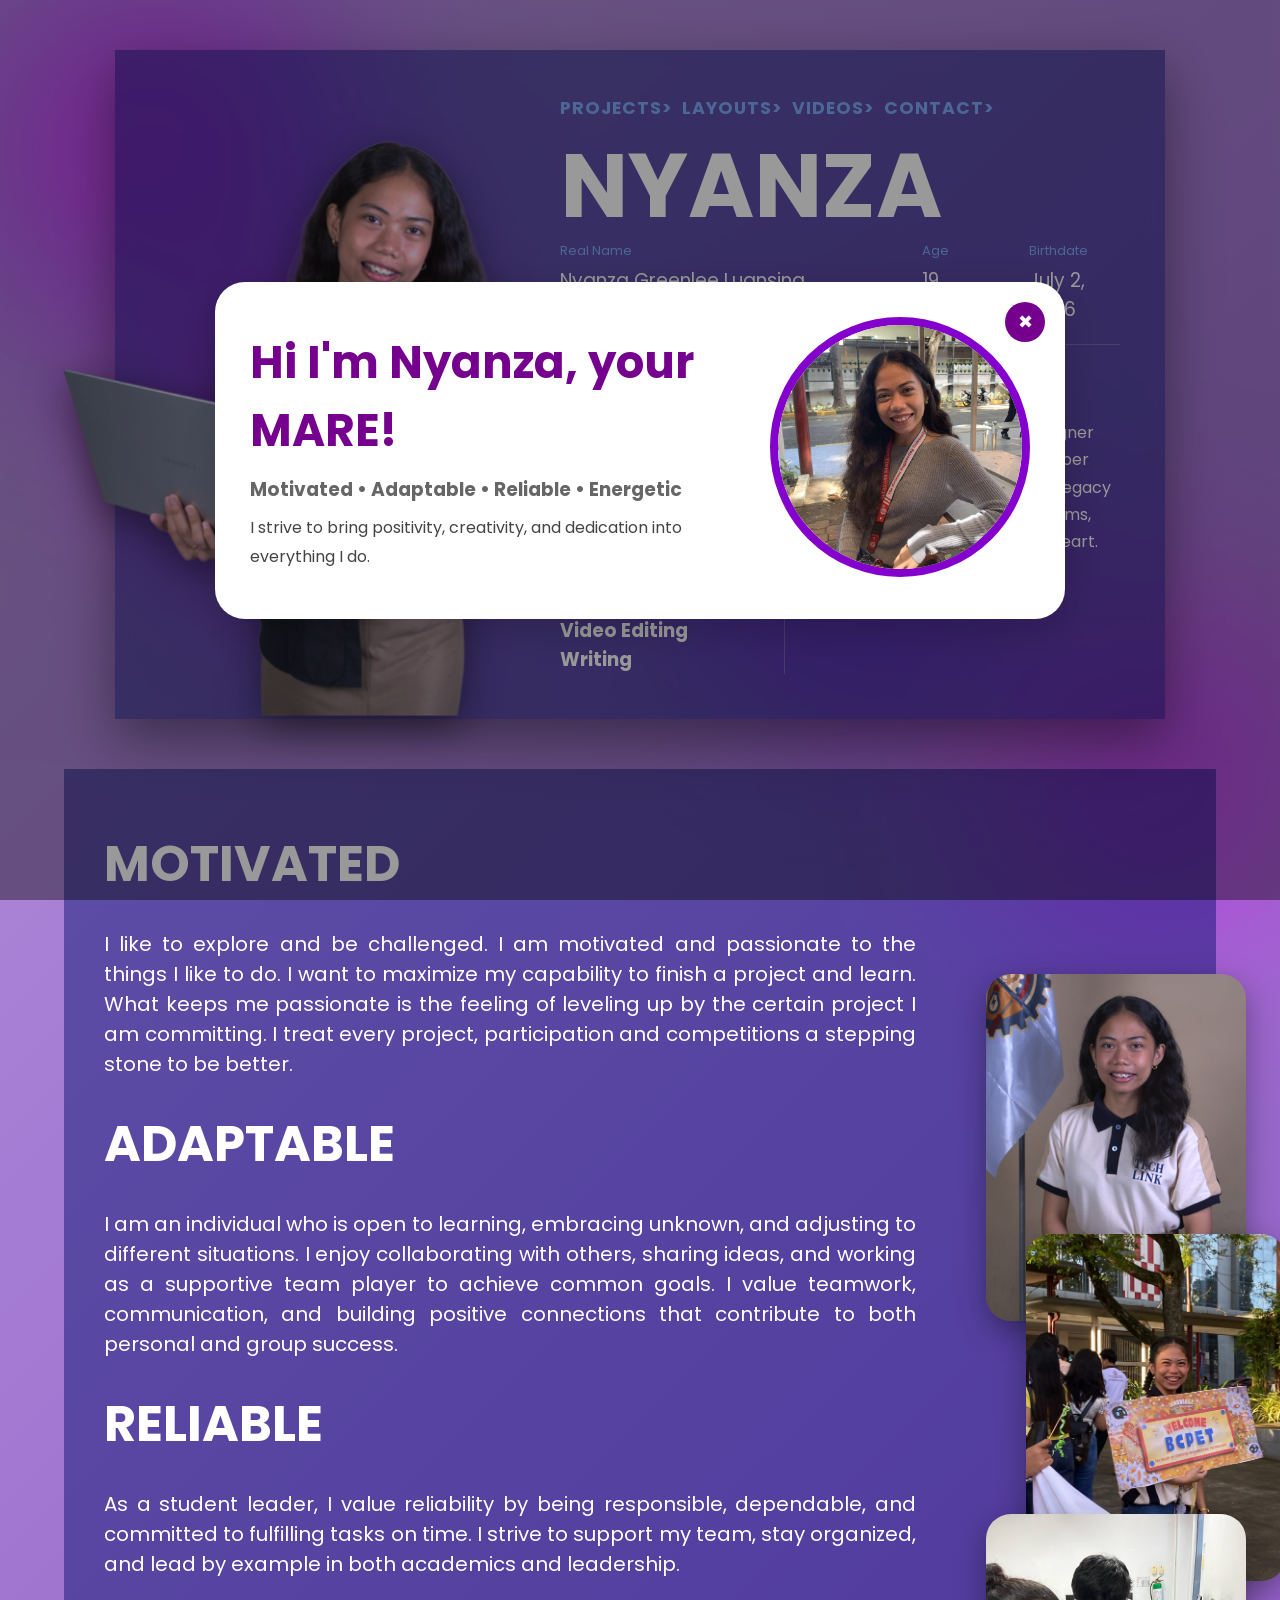
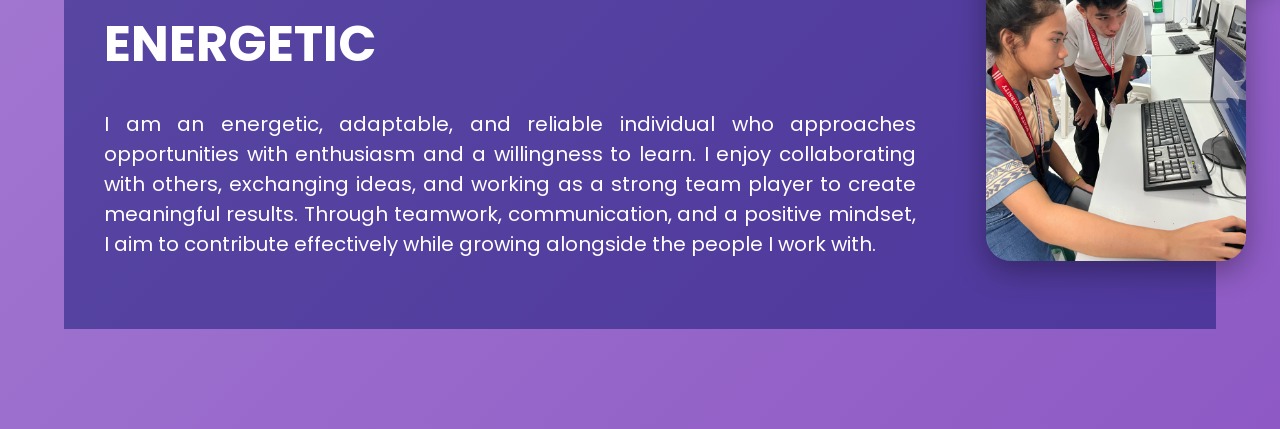
<file: INDEX.html>
<!DOCTYPE html>
<html lang="en">
<head>
  <meta charset="UTF-8">
  <meta name="viewport" content="width=device-width, initial-scale=1.0">
  <title>Portfolio Layout</title>

  <link rel="stylesheet" href="portfolio.css">


  <!-- Icons -->
  <link rel="stylesheet"
  href="https://cdnjs.cloudflare.com/ajax/libs/font-awesome/6.5.1/css/all.min.css">
</head>
<body>

  <div class="bg-glow glow1"></div>
<div class="bg-glow glow2"></div>


  <!-- Main Card -->
  <div class="container">

    <!-- Image -->
    <div class="image-section">
      <img src="Untitled (3).png" alt="pretty baby">
    </div>

    <!-- Content -->
    <div class="content">

      <div class="top-links">

         <a href="PROJECTS.html"class="no-underline"><h3>PROJECTS></h3></a>
         <a href="EDITS.html"class="no-underline"><h3>LAYOUTS></h3></a>
         <a href="VIDEOS.html"class="no-underline"><h3>VIDEOS></h3></a>
         <a href="MORE.html"class="no-underline"><h3>CONTACT></h3></a>
      </div>

      <h1>NYANZA</h1>

      <div class="info-grid">

        <div>
          <p class="label">Real Name</p>
          <h3>Nyanza Greenlee Luansing Landicho</h3>
        </div>

        <div>
          <p class="label">Age</p>
          <h3>19</h3>
        </div>

        <div>
          <p class="label">Birthdate</p>
          <h3>July 2, 2006</h3>
        </div>

      </div>

      <div class="bottom-section">

        <div class="left-info">
          <div>
            <p class="label">Birthplace</p>
            <h3>Lobo, Batangas, Philippines</h3>
          </div>

          <div>
            <p class="label">Course</p>
            <h3>Computer Engineering Technology</h3>
          </div>

          <div>
            <p class="label">Hobby</p>
            <h3>Video Editing</h3>
            <h3>Writing</h3>
          </div>
        </div>

        <div class="about">
           <p class="label">About</p>
           <p>
            Second-year college student a passionate layout/graphics designer and video editor. A Juinor Developer and a student-leader.
            Building a legacy of turning ideas into visuals, systems, and real-world solutions with a heart.
          </p>
        </div>
      </div>
    </div>
  </div>
</div>


<!-- POPUP -->
<div class="popup-overlay" id="popup">

  <div class="popup-card">

    <button class="close-btn" onclick="closePopup()">✖</button>

    <div class="popup-content">

      <!-- LEFT SIDE -->
      <div class="popup-text">
        <h1>Hi I'm Nyanza, your MARE!</h1>

        <h3>
          Motivated • Adaptable • Reliable • Energetic
        </h3>

        <p>
          I strive to bring positivity,
          creativity, and dedication into everything I do.
        </p>
      </div>

      <!-- RIGHT SIDE -->
      <div class="popup-image">
        <img src="a08091ca-03d7-408a-9e43-20652820a978.jpg" alt="Nyanza">
      </div>

    </div>

  </div>

</div>








<!-- Second Block -->
<div class="second-block">
  <div class="project-card">
    <div class="project-info">
        <h1>MOTIVATED</h1>
        <p>I like to explore and be challenged. I am motivated and passionate to the things I like to do. I want to maximize my capability to finish a project
          and learn. What keeps me passionate is the feeling of leveling up by the certain project I am committing. I treat every project,
        participation and competitions a stepping stone to be better. </p>


    <h1>ADAPTABLE</h1>
        <p>I am an individual who is open to learning, embracing unknown, and adjusting to different situations. I enjoy collaborating with others, sharing ideas, and working as a supportive team player to achieve common goals. I value teamwork, communication, and building positive connections that contribute to both personal and group success.
 </p>

 
    <h1>RELIABLE</h1>
        <p>As a student leader, I value reliability by being responsible, dependable, and committed to fulfilling tasks on time. I strive to support my team, stay organized, and lead by example in both academics and leadership. </p>
  
  
  <h1>ENERGETIC</h1>
        <p>I am an energetic, adaptable, and reliable individual who approaches opportunities with enthusiasm and a willingness to learn. I enjoy collaborating with others, exchanging ideas, and working as a strong team player to create meaningful results. Through teamwork, communication, and a positive mindset, I aim to contribute effectively while growing alongside the people I work with.</p>
      </div>

      <div class="MO">

   <img src="Screenshot 2026-04-07 103849.png" class="floating-img img1">

  <img src="received_694252770072274.jpeg" class="floating-img img2">

  <img src="Messenger_creation_CAD9E259-E23B-42FE-B64B-C0CEB304C6E6.jpeg" class="floating-img img3">
</div>
    
</div>
    
    


<script>
window.onload = function () {
    document.getElementById("popup").style.display = "flex";
};

function closePopup(){
    document.getElementById("popup").style.display = "none";
}
</script>



</body>
</html>
</file>
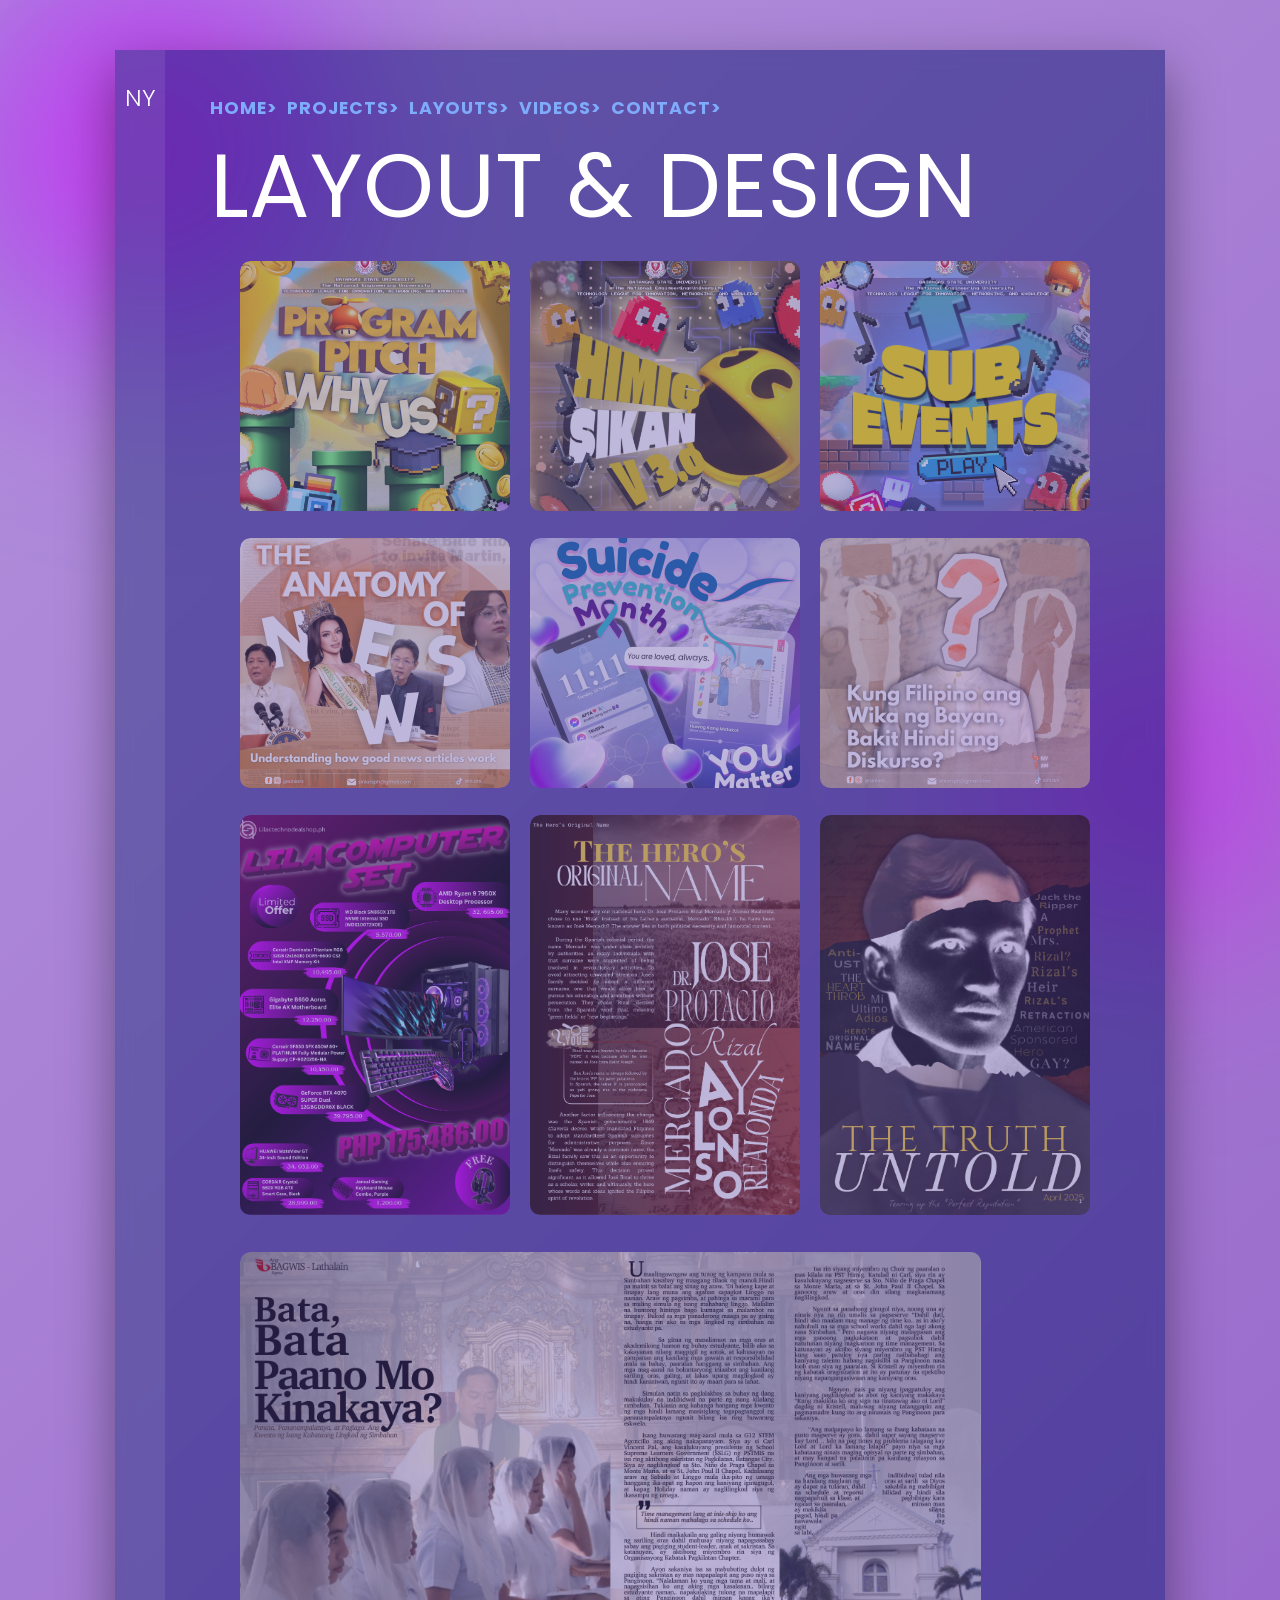
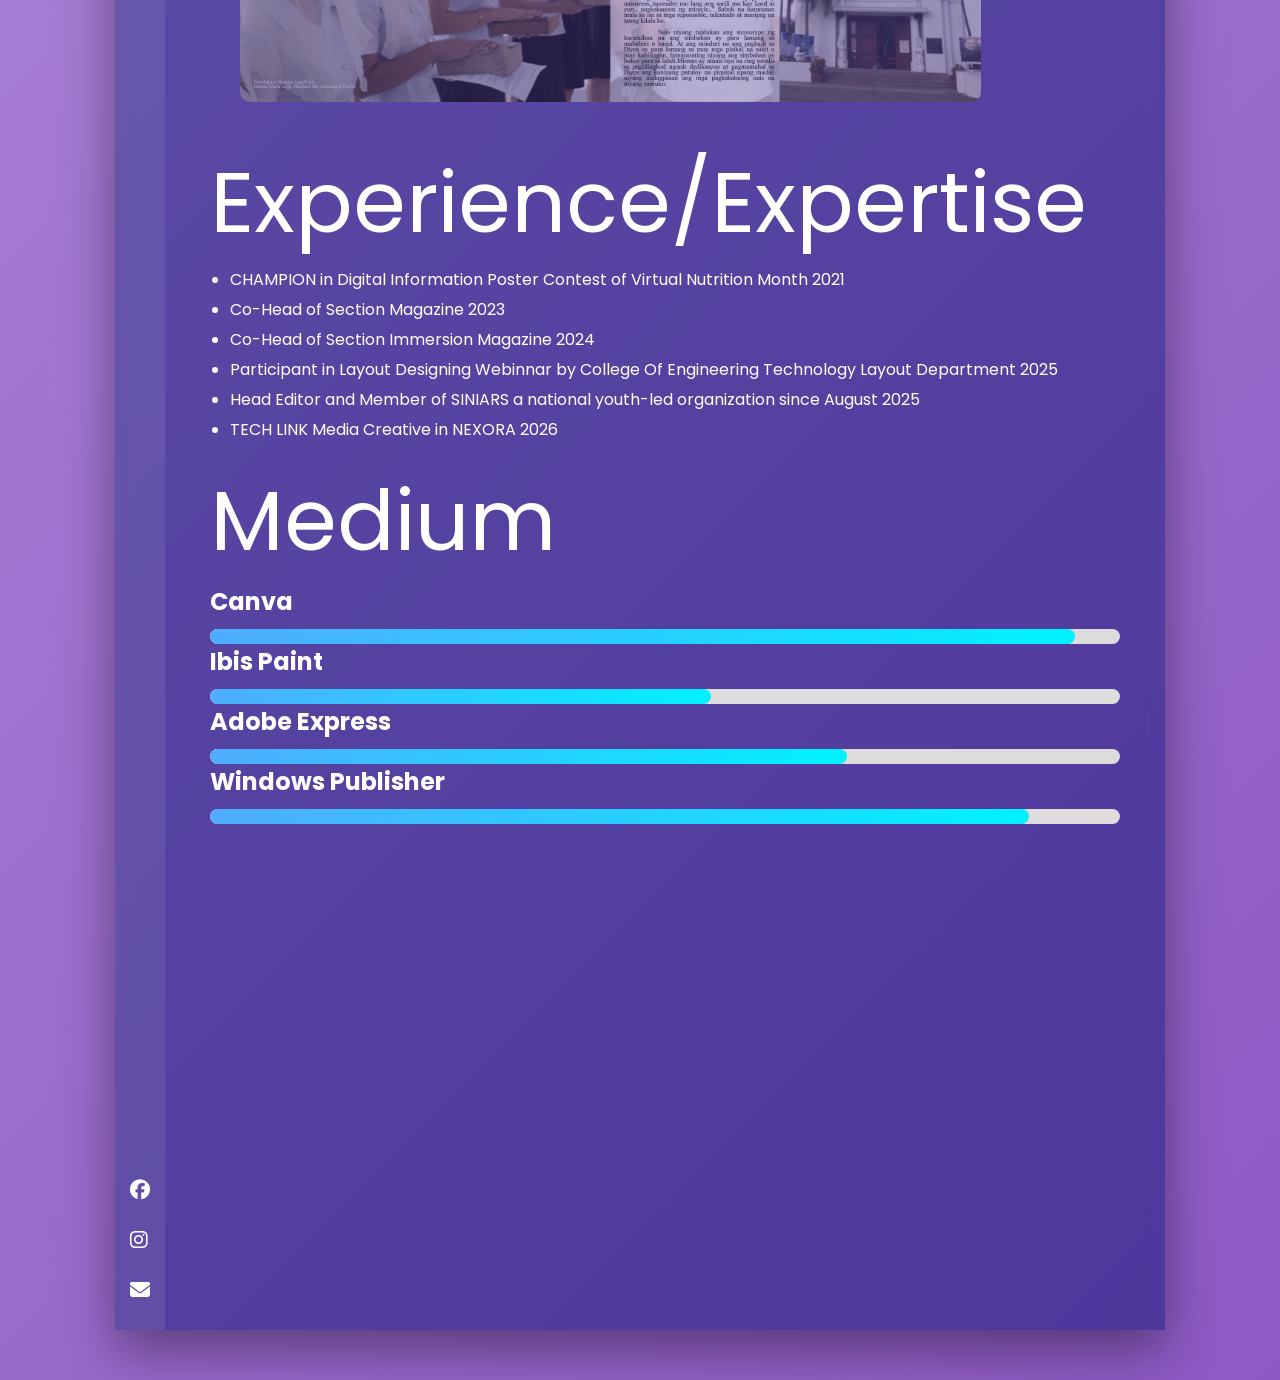
<file: EDITS.html>
<!DOCTYPE html>
<html lang="en">
<head>
  <meta charset="UTF-8">
  <meta name="viewport" content="width=device-width, initial-scale=1.0">
  <title>Portfolio Layout</title>

  <link rel="stylesheet" href="portfolio.css">


  <!-- Icons -->
  <link rel="stylesheet"
  href="https://cdnjs.cloudflare.com/ajax/libs/font-awesome/6.5.1/css/all.min.css">
</head>
<body>

  <!-- White Block -->
  <div class="white-blocksya"></div>

  <!-- Main Card -->
  <div class="container3">

    <!-- Left Sidebar -->
    <div class="sidebar">
      <h2>NY</h2>

      <div class="icons">
        <i class="fa-brands fa-facebook"></i>
        <i class="fa-brands fa-instagram"></i>
        <i class="fa-solid fa-envelope"></i>
      </div>

    </div>

    <!-- Content -->
    <div class="content">

        <div class="top-links">
         <a href="INDEX.html" class="no-underline"><h3>HOME></h3></a>
         <a href="PROJECTS.html"class="no-underline"><h3>PROJECTS></h3></a>
         <a href="EDITS.html"class="no-underline"><h3>LAYOUTS></h3></a>
         <a href="VIDEOS.html"class="no-underline"><h3>VIDEOS></h3></a>
         <a href="MORE.html"class="no-underline"><h3>CONTACT></h3></a>

      </div>

      
<div class="HALU">
    <div class="PIPOL">
        <girl>LAYOUT & DESIGN</girl>
    </div>
</div>

      <div class="EDITS">

  <div class="image-card">
    <img src="686974006_826727490488179_4867992060055507408_n.jpg">
  </div>

  <div class="image-card">
    <img src="686039668_826726287154966_3869532020606614002_n.jpg">
  </div>
<div class="image-card">
    <img src="SUBevents (1).png">
</div>
  <div class="image-card">
    <img src="NEWS [1] + COLUMN [2].png">
  </div>
  <div class="image-card">
    <img src="Copy of SPM.png">
</div>
<div class="image-card">
    <img src="Kung Filipino ang Wika ng Bayan, .png">
</div>



<div class="image-card2">
    <img src="LilaComputer Set Final.png">
</div>
<div class="image-card2">
    <img src="baks.png">
</div>
<div class="image-card2">
    <img src="G5 FPR FINAL.png">
</div>
</div>



<div class="landscape-container">

<div class="image-card3">
    <img src="Feature Piece.png">
</div>
</div>

<div class="meow2">
    <div class="Description">
        <mowm>Experience/Expertise</mowm>
        <p>
            <ul>
  <li>CHAMPION in Digital Information Poster Contest of Virtual Nutrition Month 2021</li>
  <li>Co-Head of Section Magazine 2023</li>
  <li>Co-Head of Section Immersion Magazine 2024</li>
  <li>Participant in Layout Designing Webinnar by College Of Engineering Technology Layout Department 2025</li>
  <li>Head Editor and Member of SINIARS a national youth-led organization since August 2025</li>
  <li>TECH LINK Media Creative in NEXORA 2026</li>
</ul>
        </p>
    </div>
</div>


<div class="ARAY">
 <div class="KO">
    <mowm>Medium</mowm>
 </div>
</div>



<div class="Jusq">
<div class="app-card">
  <h2>Canva</h2>
  <div class="rating-bar">
    <div class="fill" style="width: 95%;"></div>
  </div>
</div>

<div class="ALAPA">
<div class="app-card2">
  <h2>Ibis Paint</h2>
  <div class="rating-bar">
    <div class="fill" style="width: 55%;"></div>
  </div>
</div>

<div class="HALA">
<div class="app-card3">
  <h2>Adobe Express</h2>
  <div class="rating-bar">
    <div class="fill" style="width: 70%;"></div>
  </div>
</div>

<div class="YIS">
<div class="app-card4">
  <h2>Windows Publisher</h2>
  <div class="rating-bar">
    <div class="fill" style="width: 90%;"></div>
  </div>
</div>




</div>
</head>
</body>
</file>
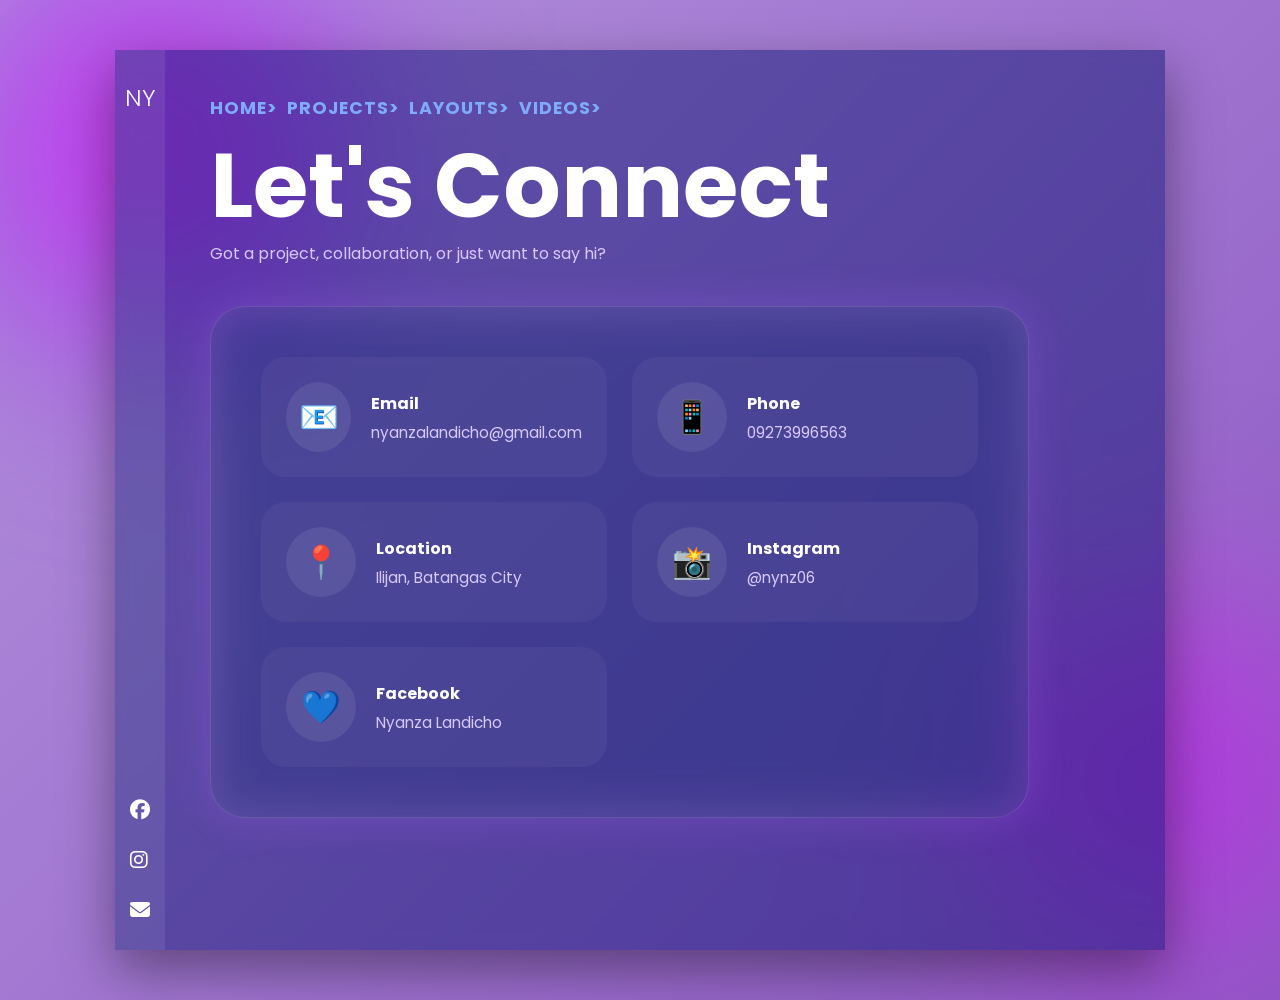
<file: MORE.html>
<!DOCTYPE html>
<html lang="en">
<head>
  <meta charset="UTF-8">
  <meta name="viewport" content="width=device-width, initial-scale=1.0">
  <title>Portfolio Layout</title>

  <link rel="stylesheet" href="portfolio.css">


  <!-- Icons -->
  <link rel="stylesheet"
  href="https://cdnjs.cloudflare.com/ajax/libs/font-awesome/6.5.1/css/all.min.css">
</head>
<body>

  <!-- White Block -->
  <div class="white-blocksya"></div>

   <!-- Main Card -->
  <div class="container5">

    <!-- Left Sidebar -->
    <div class="sidebar">
      <h2>NY</h2>

      <div class="icons">
        <i class="fa-brands fa-facebook"></i>
        <i class="fa-brands fa-instagram"></i>
        <i class="fa-solid fa-envelope"></i>
      </div>

    </div>

    <!-- Content -->
    <div class="content">

       <div class="top-links">
         <a href="INDEX.html" class="no-underline"><h3>HOME></h3></a>
         <a href="PROJECTS.html"class="no-underline"><h3>PROJECTS></h3></a>
         <a href="EDITS.html"class="no-underline"><h3>LAYOUTS></h3></a>
         <a href="VIDEOS.html"class="no-underline"><h3>VIDEOS></h3></a>

      </div>

       <h1>Let's Connect</h1>
    <p class="subtitle">
      Got a project, collaboration, or just want to say hi?
    </p>

  <div class="contact-card">

    <div class="contact-info">

      <div class="info-box">
        <span>📧</span>
        <div>
          <h3>Email</h3>
          <p>nyanzalandicho@gmail.com</p>
        </div>
      </div>

      <div class="info-box">
        <span>📱</span>
        <div>
          <h3>Phone</h3>
          <p>09273996563</p>
        </div>
      </div>

      <div class="info-box">
        <span>📍</span>
        <div>
          <h3>Location</h3>
          <p>Ilijan, Batangas City</p>
        </div>
      </div>

      <div class="info-box">
        <span>📸</span>
        <div>
          <h3>Instagram</h3>
          <p>@nynz06</p>
        </div>
      </div>

      <div class="info-box">
        <span>💙</span>
        <div>
          <h3>Facebook</h3>
          <p>Nyanza Landicho</p>
        </div>
      </div>

    </div>

  </div>
      

</div>
</head>
</body>
</file>
<file: portfolio.css>
/* Google Font */
@import url('https://fonts.googleapis.com/css2?family=Poppins:wght@300;400;500;700&display=swap');

*{
  margin: 0;
  padding: 0;
  box-sizing: border-box;
}

body{
  min-height: 100vh;
  font-family: 'Poppins', sans-serif;
  display: flex;
  flex-direction: column;
  align-items: center;

  /* MOVING GRADIENT */
  background: linear-gradient(
    -45deg,
    #3d0b84,
    #450b71,
    #8146bc,
    #b391dc
  );

  background-size: 400% 400%;
  animation: gradientMove 10s ease infinite;

  overflow-x: hidden;
  padding: 50px 0;

  position: relative;
}

/* GRADIENT ANIMATION */
@keyframes gradientMove{
  0%{
    background-position:0% 50%;
  }

  50%{
    background-position:100% 50%;
  }

  100%{
    background-position:0% 50%;
  }
}

/* BIG GLOW SHAPE */
body::before{
  content:"";
  position:fixed;

  width:600px;
  height:600px;
  border-radius:50%;

  background:
  radial-gradient(circle,
  rgba(255,0,255,0.7),
  rgba(157,0,255,0.4),
  transparent 70%);

  filter: blur(80px);

  top:-150px;
  left:-150px;

  animation: blobMove1 14s ease-in-out infinite alternate;

  pointer-events:none;
  z-index:-1;
}

/* SECOND GLOW SHAPE */
body::after{
  content:"";
  position:fixed;

  width:500px;
  height:500px;
  border-radius:50%;

  background:
  radial-gradient(circle,
  rgba(176,0,255,0.6),
  rgba(255,0,255,0.3),
  transparent 70%);

  filter: blur(90px);

  bottom:-120px;
  right:-120px;

  animation: blobMove2 18s ease-in-out infinite alternate;

  pointer-events:none;
  z-index:-1;
}

/* EXTRA FLOATING BLOBS */
.bg-glow{
  position:fixed;
  width:350px;
  height:350px;
  border-radius:50%;
  filter:blur(70px);
  z-index:-1;
  pointer-events:none;
}

.glow1{
  background:rgba(255,0,255,0.35);
  top:30%;
  left:10%;
  animation: float1 12s infinite alternate ease-in-out;
}

.glow2{
  background:rgba(140,0,255,0.35);
  bottom:20%;
  right:20%;
  animation: float2 15s infinite alternate ease-in-out;
}

/* MOVEMENTS */
@keyframes blobMove1{
  0%{
    transform:translate(0,0) scale(1);
  }

  50%{
    transform:translate(200px,100px) scale(1.2);
  }

  100%{
    transform:translate(100px,250px) scale(0.9);
  }
}

@keyframes blobMove2{
  0%{
    transform:translate(0,0) scale(1);
  }

  50%{
    transform:translate(-150px,-80px) scale(1.1);
  }

  100%{
    transform:translate(-250px,-150px) scale(0.8);
  }
}

@keyframes float1{
  from{
    transform:translateY(0px);
  }

  to{
    transform:translateY(120px);
  }
}

@keyframes float2{
  from{
    transform:translateX(0px);
  }

  to{
    transform:translateX(-120px);
  }
}

/* Main Card */
.container{
  position: relative;
  width: 1050px;
  min-height: 600px;
  background:  rgba(1, 15, 106, 0.45);
  backdrop-filter: blur(8px);
  box-shadow: 0 20px 50px rgba(0,0,0,0.4);
  display: flex;
  z-index: 2;

}

/* Sidebar */
.sidebar{
  width: 50px;
  height: 100%;

  background: rgba(255,255,255,0.08);

  display: flex;
  flex-direction: column;
  justify-content: space-between;
  align-items: center;

  padding: 30px 0;
}

.sidebar h2{
  color: white;
  font-weight: 300;
  padding-bottom: 20px;
}

.icons{
  display: flex;
  flex-direction: column;
  gap: 30px;
}

.icons i{
  color: white;
  font-size: 20px;
  cursor: pointer;
}

.arrow i{
  color: white;
  font-size: 22px;
}

/* Image Section */
.image-section{
  width: 400px;

  display: flex;
  align-items: center;
  justify-content: center;

  position: relative;
}

/* Image */
.image-section img{
  position: absolute;

  right: -80px; /* pushes image slightly right */

  height: 780px;
  width: auto;

  object-fit: contain;

  filter: drop-shadow(0 10px 20px rgba(0,0,0,0.5));
}

/* Content */
.content{
  flex: 1;
  padding: 45px;
  color: white;
}

.top-links {
  display: flex;
  gap: 10px;
  margin-bottom: 20px;
  font-size: 15px;
  letter-spacing: 1px;

.no-underline {
  text-decoration: none;
}
}

.top-links h3 {
    color:#7fabfb;
}

.content h1{
  font-size: 90px;
  line-height: 1;
  margin-bottom: 10px;
}

/* Top Info */
.info-grid{
  display: flex;
  gap: 80px;

  margin-bottom: 20px;
}

.label{
  font-size: 13px;
  color: #7fabfb;

  margin-bottom: 5px;
}

.info-grid h3{
  font-weight: 400;
}


.HALU girl {
  font-size: 90px;
  text-align: center;
  line-height: 1;
}

.HALU1 girl {
  font-size: 90px;
  text-align: right;
  padding-left: -50px;
  padding-top: 50px;
  line-height: 1;
}

/* Bottom */
.bottom-section{
  display: flex;

  border-top: 1px solid rgba(255,255,255,0.2);

  padding-top: 20px;
}

.left-info{
  width: 40%;
  display: flex;
  flex-direction: column;
  gap: 30px;
}

.about{
  width: 60%;

  border-left: 1px solid rgba(255,255,255,0.2);

  padding-left: 20px;
}

.about p{
  line-height: 1.7;
}

.second-block {
    width: 90%;
    max-width: 1200px;
    margin: 50px auto;
    background: rgba(1, 15, 106, 0.45);
    border-radius: 0px;
    padding: 40px;

}

.second-block h1{
    text-align: Left;
    margin-bottom: 30px;
    color:white;
    font-size: 50px;
}

.second-block p{
    text-align: Left;
    margin-bottom: 30px;
    color:white;
    font-size: 20px;
    line-height: 1.5;
}

.MO{
  position: relative;
  width: 1050px;
  min-height: 690px;
  display:flex;
  z-index:2;
  background: transparent;
  box-shadow:none;
  backdrop-filter:none;
  overflow:visible;
}

/* FLOATING IMAGES */
.floating-img{
  position:absolute;
  width:260px;
  border-radius:25px;
  object-fit:cover;
  box-shadow:0 10px 30px rgba(0,0,0,0.35);
}

.img1{
  top:-10px;
  right:-80px;
}

.img2{
  top:380px;
  right:-100px;
}

.img3{
  top:500px; 
  right:-80px;
}

/* TOP RIGHT */
.img1{
  top:-40px;
  right:-70px;
  animation:
    float1 5s ease-in-out infinite;
}

/* MIDDLE RIGHT */
.img2{
  top:220px;
  right:-110px;
  animation:
    float2 6s ease-in-out infinite;
}

/* BOTTOM RIGHT */
.img3{
  bottom:-40px;
  right:-70px;
  animation:
    float3 7s ease-in-out infinite;
}

.floating-img{
  aspect-ratio: 3/4;
  object-fit: cover;
}

/* FLOATING ANIMATION */
@keyframes float1{
  0%{
    transform:
      rotate(8deg)
      translateY(0);
  }

  50%{
    transform:
      rotate(8deg)
      translateY(-20px);
  }

  100%{
    transform:
      rotate(8deg)
      translateY(0);
  }
}

@keyframes float2{
  0%{
    transform:
      rotate(-8deg)
      translateY(0);
  }

  50%{
    transform:
      rotate(-8deg)
      translateY(-25px);
  }

  100%{
    transform:
      rotate(-8deg)
      translateY(0);
  }
}

@keyframes float3{
  0%{
    transform:
      rotate(10deg)
      translateY(0);
  }

  50%{
    transform:
      rotate(10deg)
      translateY(-20px);
  }

  100%{
    transform:
      rotate(10deg)
      translateY(0);
  }
}

/*unang bloke sa PROJECTS*/
.container2{
  position: relative;
  width: 1050px;
  height: 355vh;
  background:  rgba(1, 15, 106, 0.45);
  backdrop-filter: blur(8px);
  box-shadow: 0 20px 50px rgba(0,0,0,0.4);
  display: flex;
  z-index: 2;

}

.project-card{
  display: flex;
  align-items: center;
  gap: 40px;
  margin-top: 20px;
  padding: -20px;
  
}

.project-img{
  width: 300px;
  min-height: 400px;
  border-radius: 20px;
}

.project-info{
  color: white;
    line-height: 1.4;
    text-align: center;
}

.project-info h2{
  font-size: 40px;
}

.project-info p{
  font-size: 20px;
  text-align: justify;
  
}

.media-section{
    display: flex;
    align-items: center;
    justify-content: center;
    gap: 40px;
    padding: 50px;
}

/* VIDEO */
.video-container video{
    width: 300px;
    border-radius: 20px;
}

/* RIGHT SIDE */
.image-column{
    display: flex;
    flex-direction: column;
    gap: 20px;
}

/* IMAGES */
.project-img2{
    padding-top: -500;
    width: 400px;
    height: 300px;
    border-radius: 20px;
    object-fit: cover;
}

.video-showcase1 {
  padding: 20px -0%;
}

.video-card1 {
  display: flex;
  align-items: center;
  gap: 40px;
  background: rgba(168, 106, 249, 0.45);
  backdrop-filter: blur(10px);
  padding: 30px;
  border-radius: 25px;
  box-shadow: 0 8px 20px rgba(0,0,0,0.2);
}

.video-box1 {
  flex: 1;
}
.video-box1 video {
  width: 100%;
  border-radius: 20px;
  height: 450px;
}

/*POP UPP*/
.popup-overlay{
    position: fixed;
    inset: 0;
    background: rgba(0,0,0,0.4);

    display: flex;
    justify-content: center;
    align-items: center;

    z-index: 999;
}

/* CARD */
.popup-card{
    width: 850px;
    max-width: 90%;

    background: white;
    border-radius: 30px;
    padding: 35px;

    position: relative;

    box-shadow: 0 10px 40px rgba(0,0,0,0.2);

    animation: popup .5s ease;
}

/* ANIMATION */
@keyframes popup{
    from{
        transform: scale(.7);
        opacity: 0;
    }

    to{
        transform: scale(1);
        opacity: 1;
    }
}
.popup-content{
    display: flex;
    align-items: center;
    justify-content: space-between;
    gap: 40px;
}

/* TEXT */
.popup-text{
    flex: 1;
}

.popup-text h1{
    font-size: 45px;
    color:  #75008d;
}

.popup-text h3{
    margin: 10px 0;
    color: #666;
}

.popup-text p{
    line-height: 1.8;
    color: #444;
}

/* IMAGE */
.popup-image img{
    width: 260px;
    height: 260px;

    object-fit: cover;
    border-radius: 50%;

    border: 8px solid #8400cc;
}

/* CLOSE BUTTON */
.close-btn{
    position: absolute;
    top: 20px;
    right: 20px;

    border: none;
    background: #75008d;

    color: white;
    width: 40px;
    height: 40px;

    border-radius: 50%;
    cursor: pointer;

    font-size: 18px;
}

.video-showcase {
  padding: 20px -0%;
}

.video-card {
  display: flex;
  align-items: center;
  gap: 40px;
  background: rgba(168, 106, 249, 0.45);
  backdrop-filter: blur(10px);
  padding: 30px;
  border-radius: 25px;
  box-shadow: 0 8px 20px rgba(0,0,0,0.2);
}

.video-box {
  flex: 1;
}

.video-box video {
  width: 100%;
  border-radius: 10px;
  height: 250px;
}

.video-description {
  flex: 1;
  color: white;
}

.video-description h2 {
  font-size: 2rem;
  margin-bottom: 15px;
}

.video-description p {
  line-height: 1.7;
  margin-bottom: 20px;
}

.video-description ul {
  padding-left: 20px;
}

.video-description li {
  margin-bottom: 8px;
}

/*unang bloke sa EDITS*/
.container3{
  position: relative;
  width: 1050px;
  height: 320vh;
 background: rgba(1, 15, 106, 0.45);
  backdrop-filter: blur(8px);
  box-shadow: 0 20px 50px rgba(0,0,0,0.4);
  display: flex;
  z-index: 2;
}

/*unang bloke sa VIDEOS*/

.drive-btn{
    display: inline-block;
    margin-top: 15px;
    padding: 12px 25px;
    background: #9718ff;
    color: white;
    text-decoration: none;
    border-radius: 12px;
    font-weight: bold;
    transition: 0.3s;
    justify-content: center;
}

.drive-btn:hover{
    transform: translateY(-3px);
}
.container4{
  position: relative;
  width: 1050px;
  height: 435vh;
  background:  rgba(1, 15, 106, 0.45);
  backdrop-filter: blur(8px);
  box-shadow: 0 20px 50px rgba(0,0,0,0.4);
  display: flex;
  z-index: 2;
}
.ROR h2{
 padding-top: 20px;
}
.skills-section{
  padding: 60px;
  color: white;
}
.skills-section h1{
  font-size: 45px;
  margin-bottom: 30px;
}
.skills-grid{
  display: grid;
  grid-template-columns: repeat(auto-fit, minmax(300px,1fr));
  gap:50px;
}
.skill-card{
  background: #6844cb7e;
  border-radius: 20px;
  overflow: hidden;
  transition: 0.4s;
  box-shadow: 0 10px 25px rgba(0,0,0,0.3);
}
.skill-card:hover{
  transform: translateY(-10px);
}
.skill-card img{
  width: 400px;
  height: 200px;
  object-fit: cover;
}
.skill-info{
  padding: 25px;
}
.skill-info h2{
  margin-bottom: 10px;
}
.skill-info p{
  color: #bbb;
  margin-bottom: 15px;
}
.skill-info span{
  font-size: 14px;
  color: #8ab4ff;
}

/*unang bloke sa MORE*/
.container5{
  position: relative;
  width: 1050px;
  height: 100vh;
  background:  rgba(1, 15, 106, 0.45);
  backdrop-filter: blur(8px);
  box-shadow: 0 20px 50px rgba(0,0,0,0.4);
  display: flex;
  z-index: 2;
}
ul {
  list-style-type: disc;  
  padding-left: 20px;    
  margin-bottom: 15px;    
}

li {
  margin-bottom: 5px;     
  color: #ffffff;       
}

.meow2 mowm {
  font-size: 85px;
  line-height: 1.5;
  padding-bottom: 20px;
}


.ARAY mowm {
  font-size: 85px;
  line-height: 1.5;
  padding-bottom: 20px;
}

.Jusq app-card{
  width: 300px;
  padding: 20px;
  background: white;
  border-radius: 15px;
  box-shadow: 0 4px 10px rgba(0,0,0,0.1);
  font-family: Poppins;
}

.rating-bar{
  width: 100%;
  height: 15px;
  background: #ddd;
  border-radius: 20px;
  overflow: hidden;
  margin-top: 10px;
}

.fill{
  height: 100%;
  background: linear-gradient(to right, #4facfe, #00f2fe);
  border-radius: 20px;
}

.ALAPA app-card2{
  width: 300px;
  padding: 20px;
  background: white;
  border-radius: 15px;
  box-shadow: 0 4px 10px rgba(0,0,0,0.1);
  font-family: Poppins;
}

.rating-bar{
  width: 100%;
  height: 15px;
  background: #ddd;
  border-radius: 20px;
  overflow: hidden;
  margin-top: 10px;
}

.fill{
  height: 100%;
  background: linear-gradient(to right, #4facfe, #00f2fe);
  border-radius: 20px;
}

.HALA app-card3{
  width: 300px;
  padding: 20px;
  background: white;
  border-radius: 15px;
  box-shadow: 0 4px 10px rgba(0,0,0,0.1);
  font-family: Poppins;
}

.rating-bar{
  width: 100%;
  height: 15px;
  background: #ddd;
  border-radius: 20px;
  overflow: hidden;
  margin-top: 10px;
}

.fill{
  height: 100%;
  background: linear-gradient(to right, #4facfe, #00f2fe);
  border-radius: 20px;
}

.YIS app-card4{
  width: 300px;
  padding: 20px;
  background: white;
  border-radius: 15px;
  box-shadow: 0 4px 10px rgba(0,0,0,0.1);
  font-family: Poppins;
}

.rating-bar{
  width: 100%;
  height: 15px;
  background: #ddd;
  border-radius: 20px;
  overflow: hidden;
  margin-top: 10px;
}

.fill{
  height: 100%;
  background: linear-gradient(to right, #4facfe, #00f2fe);
  border-radius: 20px;
}

/*piksures ng gawa ko sa LAYOUT PALA*/

.EDITS {
    display: grid;
    grid-template-columns: repeat(3, 1fr);
    gap: 20px;
    padding: 30px;
    width: 100%;
    box-sizing: border-box;
}

.image-card {
    position: relative;
    overflow: hidden;
    border-radius: 10px;
}

.image-card img {
    width: 100%;
    height: 250px;
    object-fit: cover;
    opacity: 0.6;
    transition: 0.2s ease;
    border-radius: 10px;
}

.image-card img:hover {
    opacity: 1;
    transform: scale(1.03);
}

.image-card2 {
    position: relative;
    overflow: hidden;
    border-radius: 10px;
}

.image-card2 img {
    width: 100%;
    height: 400px;
    object-fit: cover;
    opacity: 0.6;
    transition: 0.2s ease;
    border-radius: 10px;
}

.image-card2 img:hover {
    opacity: 1;
    transform: scale(1.03);
}

.image-card3 {
    position: relative;
    overflow: hidden;
    border-radius: 10px;
}

.landscape-container{
    gap: 100px;
    padding: 30px;
    padding-top: 0px;
    width: 100%;
    box-sizing: border-box;
}

.image-card3 img {
    width: 800px;
    max-width: fit-content;
    height: 450px;
    justify-content: center;
    object-fit: flex;
    opacity: 0.6;
    transition: 0.2s ease;
    border-radius: 10px;
}

.image-card3 img:hover {
    opacity: 1;
    transform: scale(1.03);
}

/*moreeeeeeeeeeeeeeeee*/
.contact-section{
  display:flex;
  justify-content:center;
  align-items:center;
  padding:80px 20px;
}

.contact-card{
  width:90%;
  max-width:900px;
  padding:50px;
  border-radius:35px;
  background:rgba(255,255,255,0.08);
  backdrop-filter:blur(25px);
  -webkit-backdrop-filter:blur(25px);
  border:1px solid rgba(255,255,255,0.1);
  box-shadow:
  0 0 40px rgba(183,91,255,0.25);
  color:white;
}

.contact-card h1{
  font-size:3rem;
  margin-bottom:10px;
}

.subtitle{
  color:#d7c9ff;
  margin-bottom:40px;
  font-size:1rem;
}

.contact-info{
  display:grid;
  grid-template-columns:repeat(auto-fit,minmax(250px,1fr));
  gap:25px;
}

.info-box{
  display:flex;
  align-items:center;
  gap:20px;
  background:rgba(224, 218, 218, 0.05);
  padding:25px;
  border-radius:25px;
  transition:0.4s ease;
  cursor:pointer;
}

.info-box:hover{
  transform:translateY(-8px);

  background:rgba(255,255,255,0.12);

  box-shadow:
  0 0 25px rgba(255,0,255,0.25);
}

.info-box span{
  font-size:2rem;

  width:70px;
  height:70px;

  display:flex;
  justify-content:center;
  align-items:center;

  border-radius:50%;

  background:rgba(255,255,255,0.08);
}

.info-box h3{
  font-size:1rem;
  margin-bottom:5px;
}

.info-box p{
  color:#d7c9ff;
  font-size:.95rem;
}

/* MOBILE */
@media(max-width:768px){

  .contact-card{
    padding:30px;
  }

  .contact-card h1{
    font-size:2.2rem;
  }
}

@media (max-width:768px){

  *{
    max-width:100%;
  }

  img,
  video{
    max-width:100%;
    height:auto;
  }

  .MO,
  .second-block{
    width:95%;
  }
}
</file>
